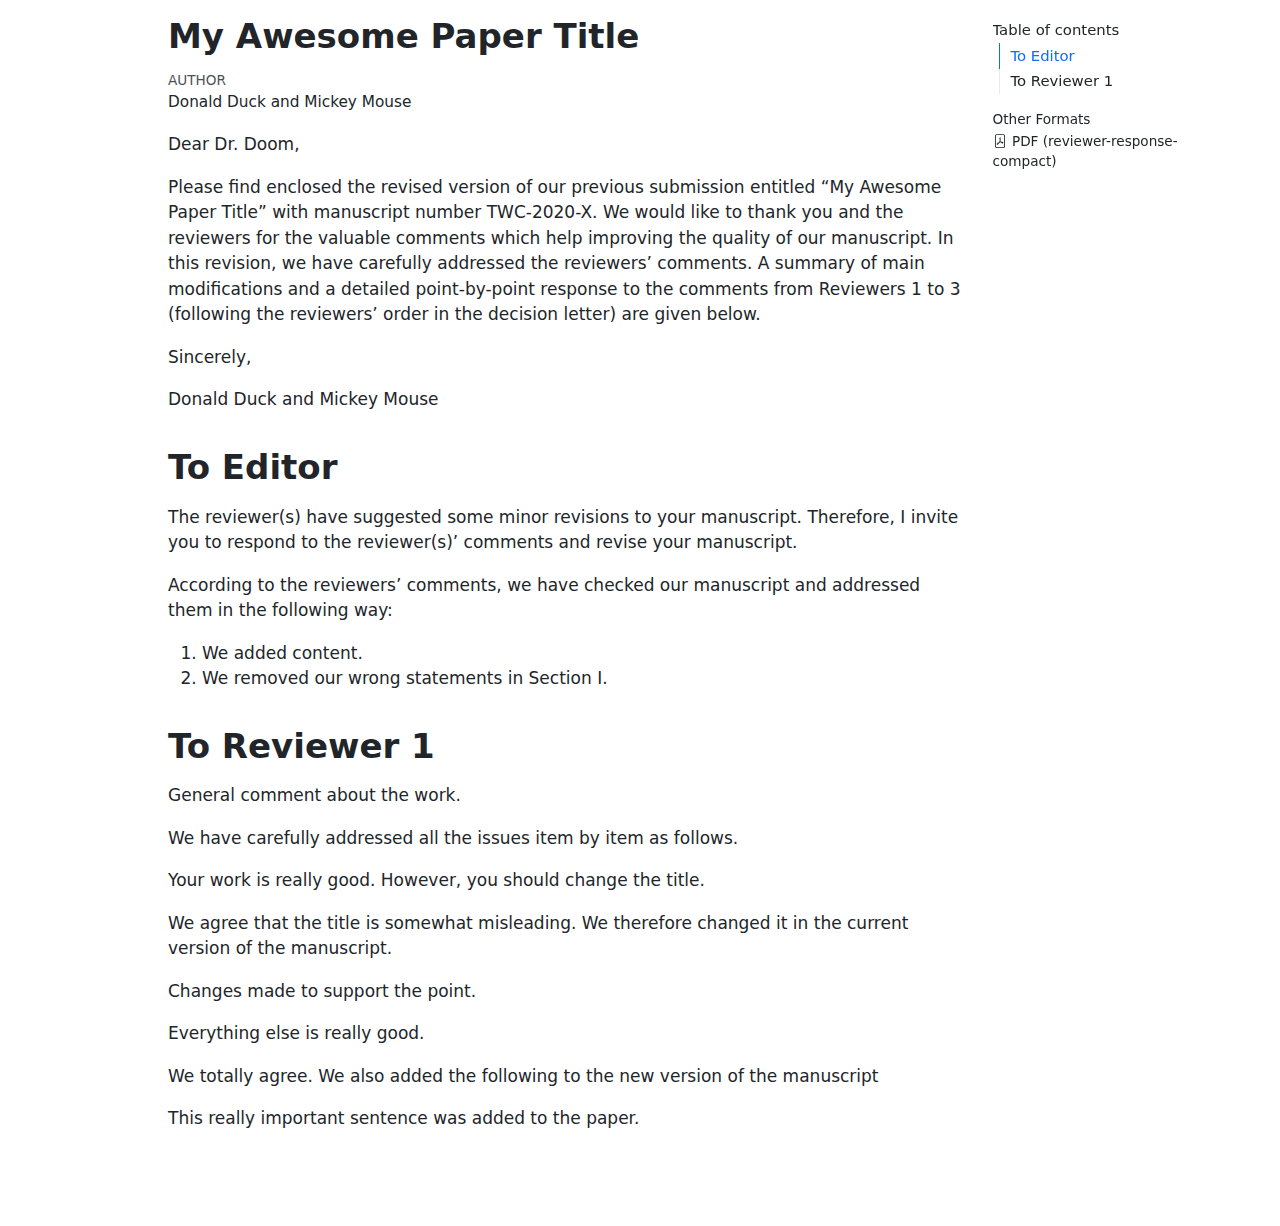
<file: index.html>
<html xmlns="http://www.w3.org/1999/xhtml">    
  <head>      
    <title>Redirect to template-compact.html</title>      
    <meta http-equiv="refresh" content="0;URL='template-compact.html'" />    
  </head>    
  <body> 
  </body>  
</html>
</file>
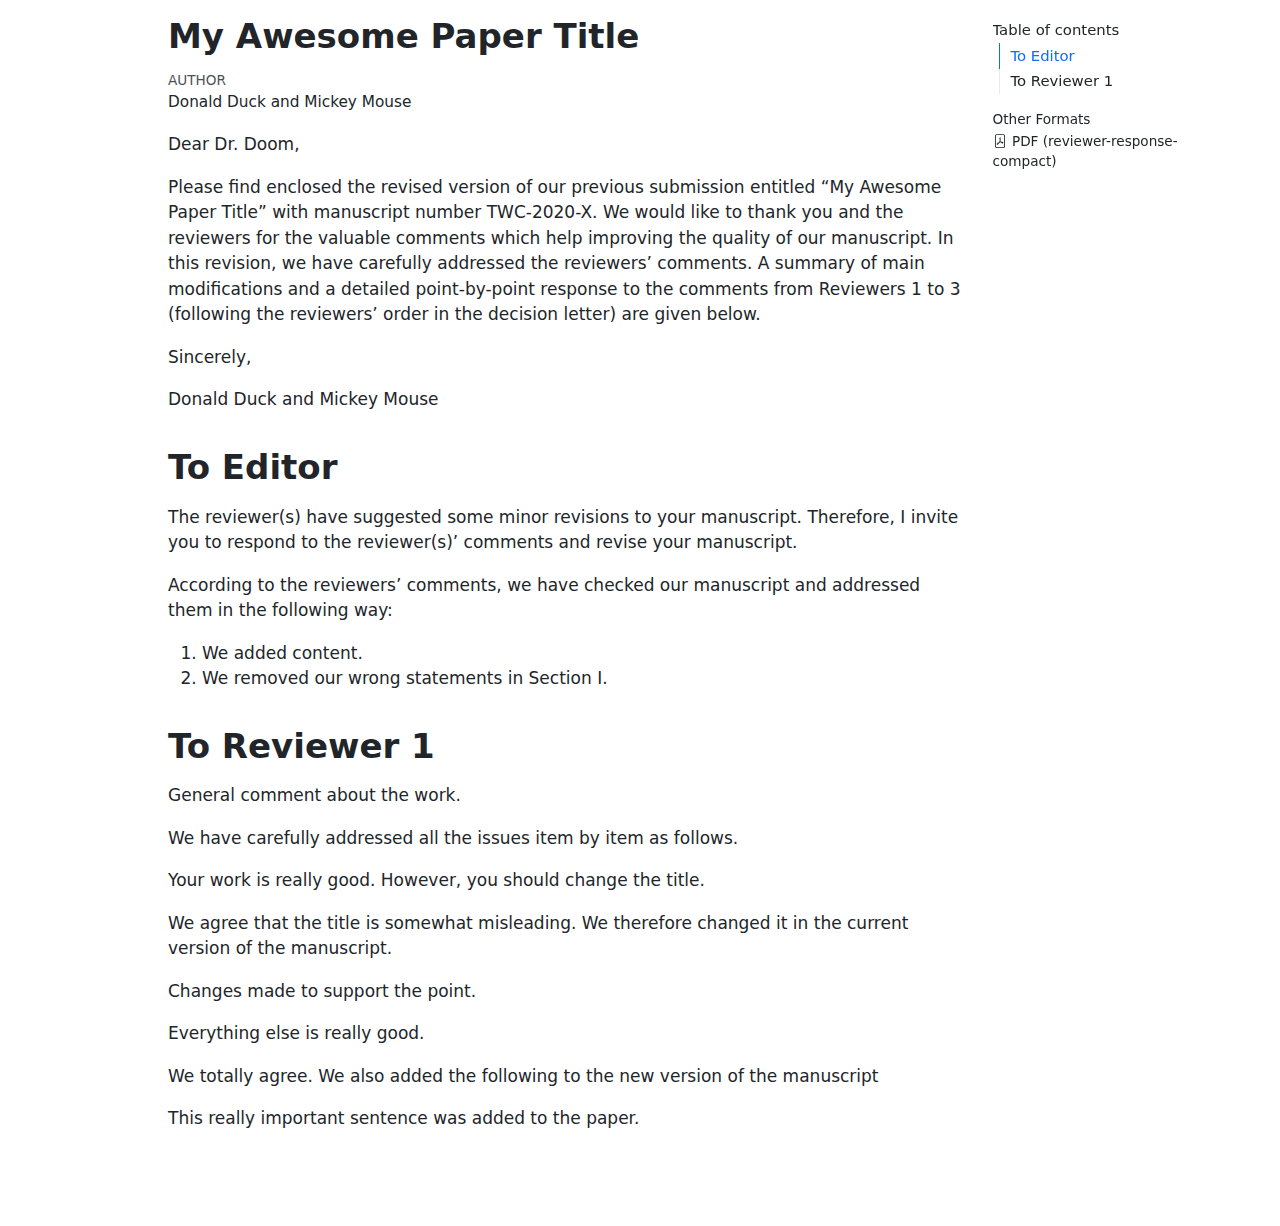
<file: template-compact.html>
<!DOCTYPE html>
<html xmlns="http://www.w3.org/1999/xhtml" lang="en" xml:lang="en"><head>

<meta charset="utf-8">
<meta name="generator" content="quarto-1.6.39">

<meta name="viewport" content="width=device-width, initial-scale=1.0, user-scalable=yes">

<meta name="author" content="Donald Duck and Mickey Mouse">

<title>My Awesome Paper Title</title>
<style>
code{white-space: pre-wrap;}
span.smallcaps{font-variant: small-caps;}
div.columns{display: flex; gap: min(4vw, 1.5em);}
div.column{flex: auto; overflow-x: auto;}
div.hanging-indent{margin-left: 1.5em; text-indent: -1.5em;}
ul.task-list{list-style: none;}
ul.task-list li input[type="checkbox"] {
  width: 0.8em;
  margin: 0 0.8em 0.2em -1em; /* quarto-specific, see https://github.com/quarto-dev/quarto-cli/issues/4556 */ 
  vertical-align: middle;
}
</style>


<script src="template-compact_files/libs/clipboard/clipboard.min.js"></script>
<script src="template-compact_files/libs/quarto-html/quarto.js"></script>
<script src="template-compact_files/libs/quarto-html/popper.min.js"></script>
<script src="template-compact_files/libs/quarto-html/tippy.umd.min.js"></script>
<script src="template-compact_files/libs/quarto-html/anchor.min.js"></script>
<link href="template-compact_files/libs/quarto-html/tippy.css" rel="stylesheet">
<link href="template-compact_files/libs/quarto-html/quarto-syntax-highlighting-e26003cea8cd680ca0c55a263523d882.css" rel="stylesheet" id="quarto-text-highlighting-styles">
<script src="template-compact_files/libs/bootstrap/bootstrap.min.js"></script>
<link href="template-compact_files/libs/bootstrap/bootstrap-icons.css" rel="stylesheet">
<link href="template-compact_files/libs/bootstrap/bootstrap-ef3a51dd2d6a180496879494ddcb6d0d.min.css" rel="stylesheet" append-hash="true" id="quarto-bootstrap" data-mode="light">


</head>

<body>

<div id="quarto-content" class="page-columns page-rows-contents page-layout-article">
<div id="quarto-margin-sidebar" class="sidebar margin-sidebar">
  <nav id="TOC" role="doc-toc" class="toc-active">
    <h2 id="toc-title">Table of contents</h2>
   
  <ul>
  <li><a href="#to-editor" id="toc-to-editor" class="nav-link active" data-scroll-target="#to-editor">To Editor</a></li>
  <li><a href="#to-reviewer-1" id="toc-to-reviewer-1" class="nav-link" data-scroll-target="#to-reviewer-1">To Reviewer 1</a></li>
  </ul>
<div class="quarto-alternate-formats"><h2>Other Formats</h2><ul><li><a href="template-compact.pdf"><i class="bi bi-file-pdf"></i>PDF (reviewer-response-compact)</a></li></ul></div></nav>
</div>
<main class="content" id="quarto-document-content">

<header id="title-block-header" class="quarto-title-block default">
<div class="quarto-title">
<h1 class="title">My Awesome Paper Title</h1>
</div>



<div class="quarto-title-meta">

    <div>
    <div class="quarto-title-meta-heading">Author</div>
    <div class="quarto-title-meta-contents">
             <p>Donald Duck and Mickey Mouse </p>
          </div>
  </div>
    
  
    
  </div>
  


</header>


<p>Dear Dr.&nbsp;Doom,</p>
<p>Please find enclosed the revised version of our previous submission entitled “My Awesome Paper Title” with manuscript number TWC-2020-X. We would like to thank you and the reviewers for the valuable comments which help improving the quality of our manuscript. In this revision, we have carefully addressed the reviewers’ comments. A summary of main modifications and a detailed point-by-point response to the comments from Reviewers 1 to 3 (following the reviewers’ order in the decision letter) are given below.</p>
<p>Sincerely,</p>
<p>Donald Duck and Mickey Mouse</p>
<section id="to-editor" class="level1">
<h1>To Editor</h1>
<p>The reviewer(s) have suggested some minor revisions to your manuscript. Therefore, I invite you to respond to the reviewer(s)’ comments and revise your manuscript.</p>
<div class="reply">
<p>According to the reviewers’ comments, we have checked our manuscript and addressed them in the following way:</p>
<ol type="1">
<li>We added content.</li>
<li>We removed our wrong statements in Section I.</li>
</ol>
</div>
</section>
<section id="to-reviewer-1" class="level1">
<h1>To Reviewer 1</h1>
<p>General comment about the work.</p>
<div class="reply">
<p>We have carefully addressed all the issues item by item as follows.</p>
</div>
<div class="point">
<p>Your work is really good. However, you should change the title.</p>
</div>
<div class="reply">
<p>We agree that the title is somewhat misleading. We therefore changed it in the current version of the manuscript.</p>
<div class="change">
<p>Changes made to support the point.</p>
</div>
</div>
<div class="point">
<p>Everything else is really good.</p>
</div>
<div class="reply">
<p>We totally agree. We also added the following to the new version of the manuscript</p>
<div class="todo">
<p>This really important sentence was added to the paper.</p>
</div>
</div>
</section>

</main>
<!-- /main column -->
<script id="quarto-html-after-body" type="application/javascript">
window.document.addEventListener("DOMContentLoaded", function (event) {
  const toggleBodyColorMode = (bsSheetEl) => {
    const mode = bsSheetEl.getAttribute("data-mode");
    const bodyEl = window.document.querySelector("body");
    if (mode === "dark") {
      bodyEl.classList.add("quarto-dark");
      bodyEl.classList.remove("quarto-light");
    } else {
      bodyEl.classList.add("quarto-light");
      bodyEl.classList.remove("quarto-dark");
    }
  }
  const toggleBodyColorPrimary = () => {
    const bsSheetEl = window.document.querySelector("link#quarto-bootstrap");
    if (bsSheetEl) {
      toggleBodyColorMode(bsSheetEl);
    }
  }
  toggleBodyColorPrimary();  
  const icon = "";
  const anchorJS = new window.AnchorJS();
  anchorJS.options = {
    placement: 'right',
    icon: icon
  };
  anchorJS.add('.anchored');
  const isCodeAnnotation = (el) => {
    for (const clz of el.classList) {
      if (clz.startsWith('code-annotation-')) {                     
        return true;
      }
    }
    return false;
  }
  const onCopySuccess = function(e) {
    // button target
    const button = e.trigger;
    // don't keep focus
    button.blur();
    // flash "checked"
    button.classList.add('code-copy-button-checked');
    var currentTitle = button.getAttribute("title");
    button.setAttribute("title", "Copied!");
    let tooltip;
    if (window.bootstrap) {
      button.setAttribute("data-bs-toggle", "tooltip");
      button.setAttribute("data-bs-placement", "left");
      button.setAttribute("data-bs-title", "Copied!");
      tooltip = new bootstrap.Tooltip(button, 
        { trigger: "manual", 
          customClass: "code-copy-button-tooltip",
          offset: [0, -8]});
      tooltip.show();    
    }
    setTimeout(function() {
      if (tooltip) {
        tooltip.hide();
        button.removeAttribute("data-bs-title");
        button.removeAttribute("data-bs-toggle");
        button.removeAttribute("data-bs-placement");
      }
      button.setAttribute("title", currentTitle);
      button.classList.remove('code-copy-button-checked');
    }, 1000);
    // clear code selection
    e.clearSelection();
  }
  const getTextToCopy = function(trigger) {
      const codeEl = trigger.previousElementSibling.cloneNode(true);
      for (const childEl of codeEl.children) {
        if (isCodeAnnotation(childEl)) {
          childEl.remove();
        }
      }
      return codeEl.innerText;
  }
  const clipboard = new window.ClipboardJS('.code-copy-button:not([data-in-quarto-modal])', {
    text: getTextToCopy
  });
  clipboard.on('success', onCopySuccess);
  if (window.document.getElementById('quarto-embedded-source-code-modal')) {
    const clipboardModal = new window.ClipboardJS('.code-copy-button[data-in-quarto-modal]', {
      text: getTextToCopy,
      container: window.document.getElementById('quarto-embedded-source-code-modal')
    });
    clipboardModal.on('success', onCopySuccess);
  }
    var localhostRegex = new RegExp(/^(?:http|https):\/\/localhost\:?[0-9]*\//);
    var mailtoRegex = new RegExp(/^mailto:/);
      var filterRegex = new RegExp('/' + window.location.host + '/');
    var isInternal = (href) => {
        return filterRegex.test(href) || localhostRegex.test(href) || mailtoRegex.test(href);
    }
    // Inspect non-navigation links and adorn them if external
 	var links = window.document.querySelectorAll('a[href]:not(.nav-link):not(.navbar-brand):not(.toc-action):not(.sidebar-link):not(.sidebar-item-toggle):not(.pagination-link):not(.no-external):not([aria-hidden]):not(.dropdown-item):not(.quarto-navigation-tool):not(.about-link)');
    for (var i=0; i<links.length; i++) {
      const link = links[i];
      if (!isInternal(link.href)) {
        // undo the damage that might have been done by quarto-nav.js in the case of
        // links that we want to consider external
        if (link.dataset.originalHref !== undefined) {
          link.href = link.dataset.originalHref;
        }
          // target, if specified
          link.setAttribute("target", "_blank");
          if (link.getAttribute("rel") === null) {
            link.setAttribute("rel", "noopener");
          }
      }
    }
  function tippyHover(el, contentFn, onTriggerFn, onUntriggerFn) {
    const config = {
      allowHTML: true,
      maxWidth: 500,
      delay: 100,
      arrow: false,
      appendTo: function(el) {
          return el.parentElement;
      },
      interactive: true,
      interactiveBorder: 10,
      theme: 'quarto',
      placement: 'bottom-start',
    };
    if (contentFn) {
      config.content = contentFn;
    }
    if (onTriggerFn) {
      config.onTrigger = onTriggerFn;
    }
    if (onUntriggerFn) {
      config.onUntrigger = onUntriggerFn;
    }
    window.tippy(el, config); 
  }
  const noterefs = window.document.querySelectorAll('a[role="doc-noteref"]');
  for (var i=0; i<noterefs.length; i++) {
    const ref = noterefs[i];
    tippyHover(ref, function() {
      // use id or data attribute instead here
      let href = ref.getAttribute('data-footnote-href') || ref.getAttribute('href');
      try { href = new URL(href).hash; } catch {}
      const id = href.replace(/^#\/?/, "");
      const note = window.document.getElementById(id);
      if (note) {
        return note.innerHTML;
      } else {
        return "";
      }
    });
  }
  const xrefs = window.document.querySelectorAll('a.quarto-xref');
  const processXRef = (id, note) => {
    // Strip column container classes
    const stripColumnClz = (el) => {
      el.classList.remove("page-full", "page-columns");
      if (el.children) {
        for (const child of el.children) {
          stripColumnClz(child);
        }
      }
    }
    stripColumnClz(note)
    if (id === null || id.startsWith('sec-')) {
      // Special case sections, only their first couple elements
      const container = document.createElement("div");
      if (note.children && note.children.length > 2) {
        container.appendChild(note.children[0].cloneNode(true));
        for (let i = 1; i < note.children.length; i++) {
          const child = note.children[i];
          if (child.tagName === "P" && child.innerText === "") {
            continue;
          } else {
            container.appendChild(child.cloneNode(true));
            break;
          }
        }
        if (window.Quarto?.typesetMath) {
          window.Quarto.typesetMath(container);
        }
        return container.innerHTML
      } else {
        if (window.Quarto?.typesetMath) {
          window.Quarto.typesetMath(note);
        }
        return note.innerHTML;
      }
    } else {
      // Remove any anchor links if they are present
      const anchorLink = note.querySelector('a.anchorjs-link');
      if (anchorLink) {
        anchorLink.remove();
      }
      if (window.Quarto?.typesetMath) {
        window.Quarto.typesetMath(note);
      }
      if (note.classList.contains("callout")) {
        return note.outerHTML;
      } else {
        return note.innerHTML;
      }
    }
  }
  for (var i=0; i<xrefs.length; i++) {
    const xref = xrefs[i];
    tippyHover(xref, undefined, function(instance) {
      instance.disable();
      let url = xref.getAttribute('href');
      let hash = undefined; 
      if (url.startsWith('#')) {
        hash = url;
      } else {
        try { hash = new URL(url).hash; } catch {}
      }
      if (hash) {
        const id = hash.replace(/^#\/?/, "");
        const note = window.document.getElementById(id);
        if (note !== null) {
          try {
            const html = processXRef(id, note.cloneNode(true));
            instance.setContent(html);
          } finally {
            instance.enable();
            instance.show();
          }
        } else {
          // See if we can fetch this
          fetch(url.split('#')[0])
          .then(res => res.text())
          .then(html => {
            const parser = new DOMParser();
            const htmlDoc = parser.parseFromString(html, "text/html");
            const note = htmlDoc.getElementById(id);
            if (note !== null) {
              const html = processXRef(id, note);
              instance.setContent(html);
            } 
          }).finally(() => {
            instance.enable();
            instance.show();
          });
        }
      } else {
        // See if we can fetch a full url (with no hash to target)
        // This is a special case and we should probably do some content thinning / targeting
        fetch(url)
        .then(res => res.text())
        .then(html => {
          const parser = new DOMParser();
          const htmlDoc = parser.parseFromString(html, "text/html");
          const note = htmlDoc.querySelector('main.content');
          if (note !== null) {
            // This should only happen for chapter cross references
            // (since there is no id in the URL)
            // remove the first header
            if (note.children.length > 0 && note.children[0].tagName === "HEADER") {
              note.children[0].remove();
            }
            const html = processXRef(null, note);
            instance.setContent(html);
          } 
        }).finally(() => {
          instance.enable();
          instance.show();
        });
      }
    }, function(instance) {
    });
  }
      let selectedAnnoteEl;
      const selectorForAnnotation = ( cell, annotation) => {
        let cellAttr = 'data-code-cell="' + cell + '"';
        let lineAttr = 'data-code-annotation="' +  annotation + '"';
        const selector = 'span[' + cellAttr + '][' + lineAttr + ']';
        return selector;
      }
      const selectCodeLines = (annoteEl) => {
        const doc = window.document;
        const targetCell = annoteEl.getAttribute("data-target-cell");
        const targetAnnotation = annoteEl.getAttribute("data-target-annotation");
        const annoteSpan = window.document.querySelector(selectorForAnnotation(targetCell, targetAnnotation));
        const lines = annoteSpan.getAttribute("data-code-lines").split(",");
        const lineIds = lines.map((line) => {
          return targetCell + "-" + line;
        })
        let top = null;
        let height = null;
        let parent = null;
        if (lineIds.length > 0) {
            //compute the position of the single el (top and bottom and make a div)
            const el = window.document.getElementById(lineIds[0]);
            top = el.offsetTop;
            height = el.offsetHeight;
            parent = el.parentElement.parentElement;
          if (lineIds.length > 1) {
            const lastEl = window.document.getElementById(lineIds[lineIds.length - 1]);
            const bottom = lastEl.offsetTop + lastEl.offsetHeight;
            height = bottom - top;
          }
          if (top !== null && height !== null && parent !== null) {
            // cook up a div (if necessary) and position it 
            let div = window.document.getElementById("code-annotation-line-highlight");
            if (div === null) {
              div = window.document.createElement("div");
              div.setAttribute("id", "code-annotation-line-highlight");
              div.style.position = 'absolute';
              parent.appendChild(div);
            }
            div.style.top = top - 2 + "px";
            div.style.height = height + 4 + "px";
            div.style.left = 0;
            let gutterDiv = window.document.getElementById("code-annotation-line-highlight-gutter");
            if (gutterDiv === null) {
              gutterDiv = window.document.createElement("div");
              gutterDiv.setAttribute("id", "code-annotation-line-highlight-gutter");
              gutterDiv.style.position = 'absolute';
              const codeCell = window.document.getElementById(targetCell);
              const gutter = codeCell.querySelector('.code-annotation-gutter');
              gutter.appendChild(gutterDiv);
            }
            gutterDiv.style.top = top - 2 + "px";
            gutterDiv.style.height = height + 4 + "px";
          }
          selectedAnnoteEl = annoteEl;
        }
      };
      const unselectCodeLines = () => {
        const elementsIds = ["code-annotation-line-highlight", "code-annotation-line-highlight-gutter"];
        elementsIds.forEach((elId) => {
          const div = window.document.getElementById(elId);
          if (div) {
            div.remove();
          }
        });
        selectedAnnoteEl = undefined;
      };
        // Handle positioning of the toggle
    window.addEventListener(
      "resize",
      throttle(() => {
        elRect = undefined;
        if (selectedAnnoteEl) {
          selectCodeLines(selectedAnnoteEl);
        }
      }, 10)
    );
    function throttle(fn, ms) {
    let throttle = false;
    let timer;
      return (...args) => {
        if(!throttle) { // first call gets through
            fn.apply(this, args);
            throttle = true;
        } else { // all the others get throttled
            if(timer) clearTimeout(timer); // cancel #2
            timer = setTimeout(() => {
              fn.apply(this, args);
              timer = throttle = false;
            }, ms);
        }
      };
    }
      // Attach click handler to the DT
      const annoteDls = window.document.querySelectorAll('dt[data-target-cell]');
      for (const annoteDlNode of annoteDls) {
        annoteDlNode.addEventListener('click', (event) => {
          const clickedEl = event.target;
          if (clickedEl !== selectedAnnoteEl) {
            unselectCodeLines();
            const activeEl = window.document.querySelector('dt[data-target-cell].code-annotation-active');
            if (activeEl) {
              activeEl.classList.remove('code-annotation-active');
            }
            selectCodeLines(clickedEl);
            clickedEl.classList.add('code-annotation-active');
          } else {
            // Unselect the line
            unselectCodeLines();
            clickedEl.classList.remove('code-annotation-active');
          }
        });
      }
  const findCites = (el) => {
    const parentEl = el.parentElement;
    if (parentEl) {
      const cites = parentEl.dataset.cites;
      if (cites) {
        return {
          el,
          cites: cites.split(' ')
        };
      } else {
        return findCites(el.parentElement)
      }
    } else {
      return undefined;
    }
  };
  var bibliorefs = window.document.querySelectorAll('a[role="doc-biblioref"]');
  for (var i=0; i<bibliorefs.length; i++) {
    const ref = bibliorefs[i];
    const citeInfo = findCites(ref);
    if (citeInfo) {
      tippyHover(citeInfo.el, function() {
        var popup = window.document.createElement('div');
        citeInfo.cites.forEach(function(cite) {
          var citeDiv = window.document.createElement('div');
          citeDiv.classList.add('hanging-indent');
          citeDiv.classList.add('csl-entry');
          var biblioDiv = window.document.getElementById('ref-' + cite);
          if (biblioDiv) {
            citeDiv.innerHTML = biblioDiv.innerHTML;
          }
          popup.appendChild(citeDiv);
        });
        return popup.innerHTML;
      });
    }
  }
});
</script>
</div> <!-- /content -->




</body></html>
</file>
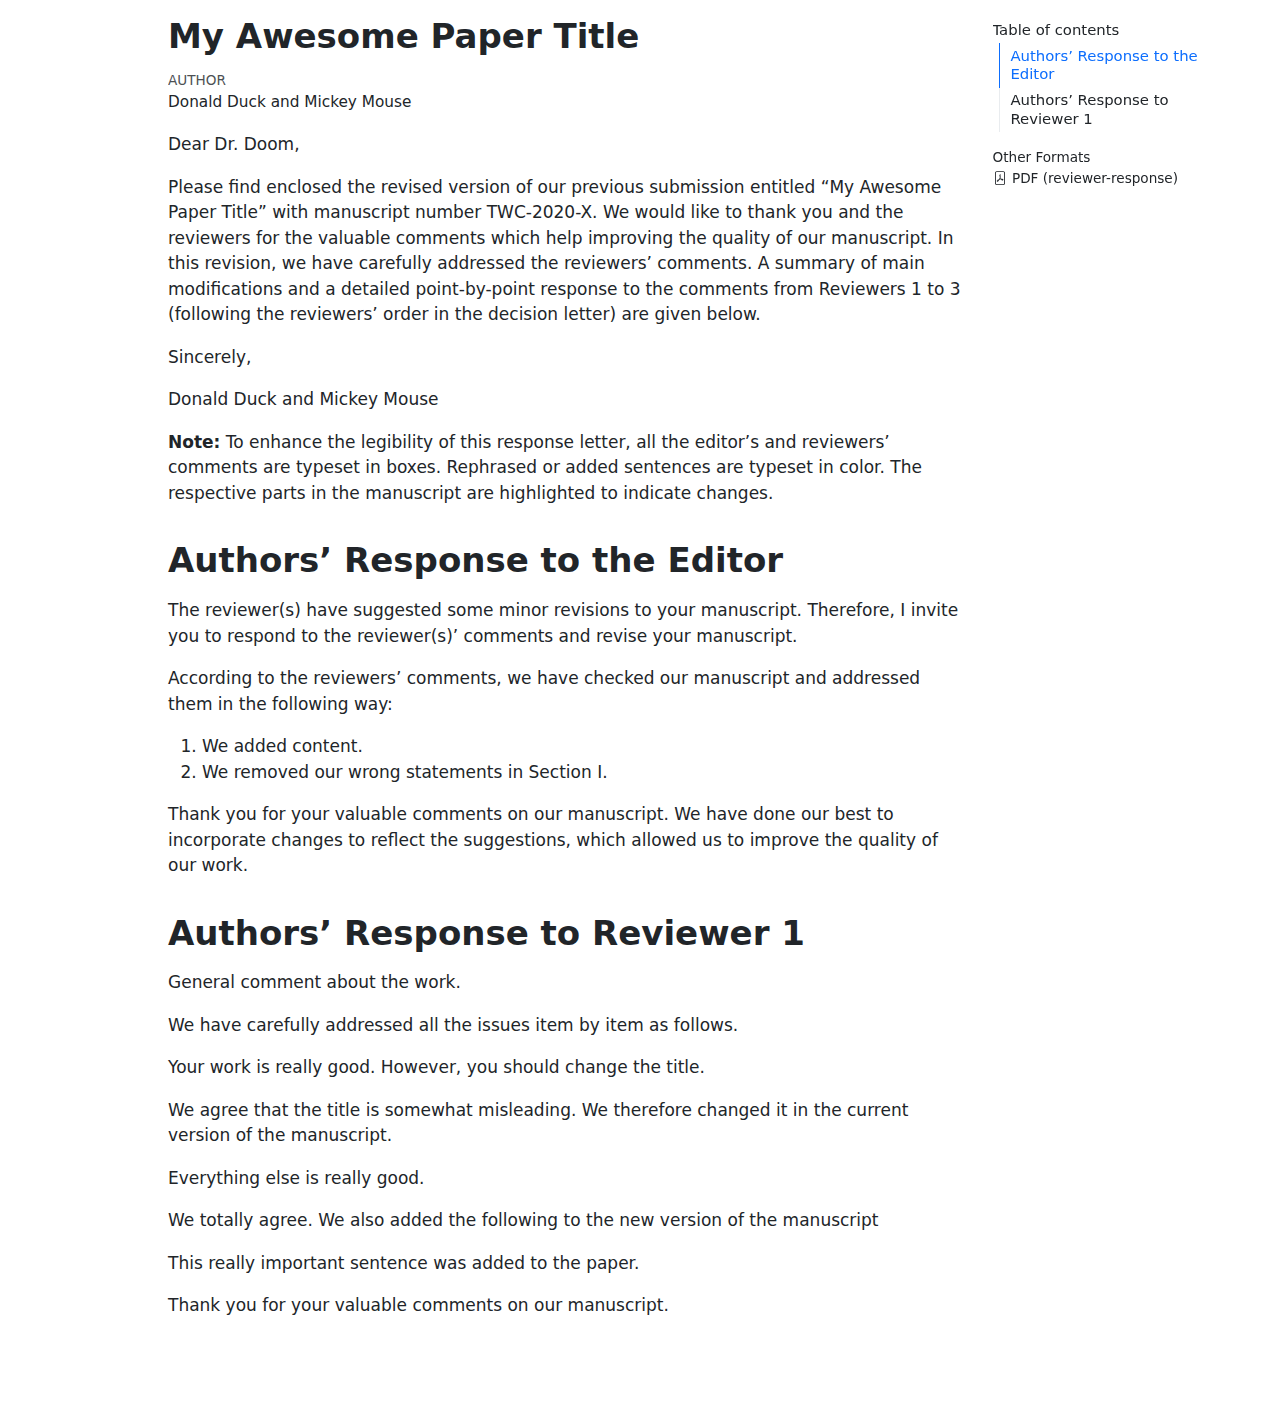
<file: template.html>
<!DOCTYPE html>
<html xmlns="http://www.w3.org/1999/xhtml" lang="en" xml:lang="en"><head>

<meta charset="utf-8">
<meta name="generator" content="quarto-1.6.39">

<meta name="viewport" content="width=device-width, initial-scale=1.0, user-scalable=yes">

<meta name="author" content="Donald Duck and Mickey Mouse">

<title>My Awesome Paper Title</title>
<style>
code{white-space: pre-wrap;}
span.smallcaps{font-variant: small-caps;}
div.columns{display: flex; gap: min(4vw, 1.5em);}
div.column{flex: auto; overflow-x: auto;}
div.hanging-indent{margin-left: 1.5em; text-indent: -1.5em;}
ul.task-list{list-style: none;}
ul.task-list li input[type="checkbox"] {
  width: 0.8em;
  margin: 0 0.8em 0.2em -1em; /* quarto-specific, see https://github.com/quarto-dev/quarto-cli/issues/4556 */ 
  vertical-align: middle;
}
</style>


<script src="template_files/libs/clipboard/clipboard.min.js"></script>
<script src="template_files/libs/quarto-html/quarto.js"></script>
<script src="template_files/libs/quarto-html/popper.min.js"></script>
<script src="template_files/libs/quarto-html/tippy.umd.min.js"></script>
<script src="template_files/libs/quarto-html/anchor.min.js"></script>
<link href="template_files/libs/quarto-html/tippy.css" rel="stylesheet">
<link href="template_files/libs/quarto-html/quarto-syntax-highlighting-e26003cea8cd680ca0c55a263523d882.css" rel="stylesheet" id="quarto-text-highlighting-styles">
<script src="template_files/libs/bootstrap/bootstrap.min.js"></script>
<link href="template_files/libs/bootstrap/bootstrap-icons.css" rel="stylesheet">
<link href="template_files/libs/bootstrap/bootstrap-ef3a51dd2d6a180496879494ddcb6d0d.min.css" rel="stylesheet" append-hash="true" id="quarto-bootstrap" data-mode="light">


</head>

<body>

<div id="quarto-content" class="page-columns page-rows-contents page-layout-article">
<div id="quarto-margin-sidebar" class="sidebar margin-sidebar">
  <nav id="TOC" role="doc-toc" class="toc-active">
    <h2 id="toc-title">Table of contents</h2>
   
  <ul>
  <li><a href="#authors-response-to-the-editor" id="toc-authors-response-to-the-editor" class="nav-link active" data-scroll-target="#authors-response-to-the-editor">Authors’ Response to the Editor</a></li>
  <li><a href="#authors-response-to-reviewer-1" id="toc-authors-response-to-reviewer-1" class="nav-link" data-scroll-target="#authors-response-to-reviewer-1">Authors’ Response to Reviewer 1</a></li>
  </ul>
<div class="quarto-alternate-formats"><h2>Other Formats</h2><ul><li><a href="template.pdf"><i class="bi bi-file-pdf"></i>PDF (reviewer-response)</a></li></ul></div></nav>
</div>
<main class="content" id="quarto-document-content">

<header id="title-block-header" class="quarto-title-block default">
<div class="quarto-title">
<h1 class="title">My Awesome Paper Title</h1>
</div>



<div class="quarto-title-meta">

    <div>
    <div class="quarto-title-meta-heading">Author</div>
    <div class="quarto-title-meta-contents">
             <p>Donald Duck and Mickey Mouse </p>
          </div>
  </div>
    
  
    
  </div>
  


</header>


<p>Dear Dr.&nbsp;Doom,</p>
<p>Please find enclosed the revised version of our previous submission entitled “My Awesome Paper Title” with manuscript number TWC-2020-X. We would like to thank you and the reviewers for the valuable comments which help improving the quality of our manuscript. In this revision, we have carefully addressed the reviewers’ comments. A summary of main modifications and a detailed point-by-point response to the comments from Reviewers 1 to 3 (following the reviewers’ order in the decision letter) are given below.</p>
<p>Sincerely,</p>
<p>Donald Duck and Mickey Mouse</p>
<p><strong>Note:</strong> To enhance the legibility of this response letter, all the editor’s and reviewers’ comments are typeset in boxes. Rephrased or added sentences are typeset in color. The respective parts in the manuscript are highlighted to indicate changes.</p>
<div style="page-break-after: always;"></div>
<section id="authors-response-to-the-editor" class="level1">
<h1>Authors’ Response to the Editor</h1>
<div class="generalcomment">
<p>The reviewer(s) have suggested some minor revisions to your manuscript. Therefore, I invite you to respond to the reviewer(s)’ comments and revise your manuscript.</p>
</div>
<div class="revresponse" data-options="We appreciate your handling of the review process.">
<p>According to the reviewers’ comments, we have checked our manuscript and addressed them in the following way:</p>
<ol type="1">
<li>We added content.</li>
<li>We removed our wrong statements in Section I.</li>
</ol>
</div>
<div class="concludingresponse" data-options="to the Editor">
<p>Thank you for your valuable comments on our manuscript. We have done our best to incorporate changes to reflect the suggestions, which allowed us to improve the quality of our work.</p>
</div>
<div style="page-break-after: always;"></div>
</section>
<section id="authors-response-to-reviewer-1" class="level1">
<h1>Authors’ Response to Reviewer 1</h1>
<div class="generalcomment">
<p>General comment about the work.</p>
</div>
<div class="revresponse" data-options="Thank you for your feedback.">
<p>We have carefully addressed all the issues item by item as follows.</p>
</div>
<div class="revcomment">
<p>Your work is really good. However, you should change the title.</p>
</div>
<div class="revresponse">
<p>We agree that the title is somewhat misleading. We therefore changed it in the current version of the manuscript.</p>
</div>
<div class="revcomment">
<p>Everything else is really good.</p>
</div>
<div class="revresponse">
<p>We totally agree. We also added the following to the new version of the manuscript</p>
<div class="changes">
<p>This really important sentence was added to the paper.</p>
</div>
</div>
<div class="concludingresponse" data-options="to Reviewer 1">
<p>Thank you for your valuable comments on our manuscript.</p>
</div>
</section>

</main>
<!-- /main column -->
<script id="quarto-html-after-body" type="application/javascript">
window.document.addEventListener("DOMContentLoaded", function (event) {
  const toggleBodyColorMode = (bsSheetEl) => {
    const mode = bsSheetEl.getAttribute("data-mode");
    const bodyEl = window.document.querySelector("body");
    if (mode === "dark") {
      bodyEl.classList.add("quarto-dark");
      bodyEl.classList.remove("quarto-light");
    } else {
      bodyEl.classList.add("quarto-light");
      bodyEl.classList.remove("quarto-dark");
    }
  }
  const toggleBodyColorPrimary = () => {
    const bsSheetEl = window.document.querySelector("link#quarto-bootstrap");
    if (bsSheetEl) {
      toggleBodyColorMode(bsSheetEl);
    }
  }
  toggleBodyColorPrimary();  
  const icon = "";
  const anchorJS = new window.AnchorJS();
  anchorJS.options = {
    placement: 'right',
    icon: icon
  };
  anchorJS.add('.anchored');
  const isCodeAnnotation = (el) => {
    for (const clz of el.classList) {
      if (clz.startsWith('code-annotation-')) {                     
        return true;
      }
    }
    return false;
  }
  const onCopySuccess = function(e) {
    // button target
    const button = e.trigger;
    // don't keep focus
    button.blur();
    // flash "checked"
    button.classList.add('code-copy-button-checked');
    var currentTitle = button.getAttribute("title");
    button.setAttribute("title", "Copied!");
    let tooltip;
    if (window.bootstrap) {
      button.setAttribute("data-bs-toggle", "tooltip");
      button.setAttribute("data-bs-placement", "left");
      button.setAttribute("data-bs-title", "Copied!");
      tooltip = new bootstrap.Tooltip(button, 
        { trigger: "manual", 
          customClass: "code-copy-button-tooltip",
          offset: [0, -8]});
      tooltip.show();    
    }
    setTimeout(function() {
      if (tooltip) {
        tooltip.hide();
        button.removeAttribute("data-bs-title");
        button.removeAttribute("data-bs-toggle");
        button.removeAttribute("data-bs-placement");
      }
      button.setAttribute("title", currentTitle);
      button.classList.remove('code-copy-button-checked');
    }, 1000);
    // clear code selection
    e.clearSelection();
  }
  const getTextToCopy = function(trigger) {
      const codeEl = trigger.previousElementSibling.cloneNode(true);
      for (const childEl of codeEl.children) {
        if (isCodeAnnotation(childEl)) {
          childEl.remove();
        }
      }
      return codeEl.innerText;
  }
  const clipboard = new window.ClipboardJS('.code-copy-button:not([data-in-quarto-modal])', {
    text: getTextToCopy
  });
  clipboard.on('success', onCopySuccess);
  if (window.document.getElementById('quarto-embedded-source-code-modal')) {
    const clipboardModal = new window.ClipboardJS('.code-copy-button[data-in-quarto-modal]', {
      text: getTextToCopy,
      container: window.document.getElementById('quarto-embedded-source-code-modal')
    });
    clipboardModal.on('success', onCopySuccess);
  }
    var localhostRegex = new RegExp(/^(?:http|https):\/\/localhost\:?[0-9]*\//);
    var mailtoRegex = new RegExp(/^mailto:/);
      var filterRegex = new RegExp('/' + window.location.host + '/');
    var isInternal = (href) => {
        return filterRegex.test(href) || localhostRegex.test(href) || mailtoRegex.test(href);
    }
    // Inspect non-navigation links and adorn them if external
 	var links = window.document.querySelectorAll('a[href]:not(.nav-link):not(.navbar-brand):not(.toc-action):not(.sidebar-link):not(.sidebar-item-toggle):not(.pagination-link):not(.no-external):not([aria-hidden]):not(.dropdown-item):not(.quarto-navigation-tool):not(.about-link)');
    for (var i=0; i<links.length; i++) {
      const link = links[i];
      if (!isInternal(link.href)) {
        // undo the damage that might have been done by quarto-nav.js in the case of
        // links that we want to consider external
        if (link.dataset.originalHref !== undefined) {
          link.href = link.dataset.originalHref;
        }
          // target, if specified
          link.setAttribute("target", "_blank");
          if (link.getAttribute("rel") === null) {
            link.setAttribute("rel", "noopener");
          }
      }
    }
  function tippyHover(el, contentFn, onTriggerFn, onUntriggerFn) {
    const config = {
      allowHTML: true,
      maxWidth: 500,
      delay: 100,
      arrow: false,
      appendTo: function(el) {
          return el.parentElement;
      },
      interactive: true,
      interactiveBorder: 10,
      theme: 'quarto',
      placement: 'bottom-start',
    };
    if (contentFn) {
      config.content = contentFn;
    }
    if (onTriggerFn) {
      config.onTrigger = onTriggerFn;
    }
    if (onUntriggerFn) {
      config.onUntrigger = onUntriggerFn;
    }
    window.tippy(el, config); 
  }
  const noterefs = window.document.querySelectorAll('a[role="doc-noteref"]');
  for (var i=0; i<noterefs.length; i++) {
    const ref = noterefs[i];
    tippyHover(ref, function() {
      // use id or data attribute instead here
      let href = ref.getAttribute('data-footnote-href') || ref.getAttribute('href');
      try { href = new URL(href).hash; } catch {}
      const id = href.replace(/^#\/?/, "");
      const note = window.document.getElementById(id);
      if (note) {
        return note.innerHTML;
      } else {
        return "";
      }
    });
  }
  const xrefs = window.document.querySelectorAll('a.quarto-xref');
  const processXRef = (id, note) => {
    // Strip column container classes
    const stripColumnClz = (el) => {
      el.classList.remove("page-full", "page-columns");
      if (el.children) {
        for (const child of el.children) {
          stripColumnClz(child);
        }
      }
    }
    stripColumnClz(note)
    if (id === null || id.startsWith('sec-')) {
      // Special case sections, only their first couple elements
      const container = document.createElement("div");
      if (note.children && note.children.length > 2) {
        container.appendChild(note.children[0].cloneNode(true));
        for (let i = 1; i < note.children.length; i++) {
          const child = note.children[i];
          if (child.tagName === "P" && child.innerText === "") {
            continue;
          } else {
            container.appendChild(child.cloneNode(true));
            break;
          }
        }
        if (window.Quarto?.typesetMath) {
          window.Quarto.typesetMath(container);
        }
        return container.innerHTML
      } else {
        if (window.Quarto?.typesetMath) {
          window.Quarto.typesetMath(note);
        }
        return note.innerHTML;
      }
    } else {
      // Remove any anchor links if they are present
      const anchorLink = note.querySelector('a.anchorjs-link');
      if (anchorLink) {
        anchorLink.remove();
      }
      if (window.Quarto?.typesetMath) {
        window.Quarto.typesetMath(note);
      }
      if (note.classList.contains("callout")) {
        return note.outerHTML;
      } else {
        return note.innerHTML;
      }
    }
  }
  for (var i=0; i<xrefs.length; i++) {
    const xref = xrefs[i];
    tippyHover(xref, undefined, function(instance) {
      instance.disable();
      let url = xref.getAttribute('href');
      let hash = undefined; 
      if (url.startsWith('#')) {
        hash = url;
      } else {
        try { hash = new URL(url).hash; } catch {}
      }
      if (hash) {
        const id = hash.replace(/^#\/?/, "");
        const note = window.document.getElementById(id);
        if (note !== null) {
          try {
            const html = processXRef(id, note.cloneNode(true));
            instance.setContent(html);
          } finally {
            instance.enable();
            instance.show();
          }
        } else {
          // See if we can fetch this
          fetch(url.split('#')[0])
          .then(res => res.text())
          .then(html => {
            const parser = new DOMParser();
            const htmlDoc = parser.parseFromString(html, "text/html");
            const note = htmlDoc.getElementById(id);
            if (note !== null) {
              const html = processXRef(id, note);
              instance.setContent(html);
            } 
          }).finally(() => {
            instance.enable();
            instance.show();
          });
        }
      } else {
        // See if we can fetch a full url (with no hash to target)
        // This is a special case and we should probably do some content thinning / targeting
        fetch(url)
        .then(res => res.text())
        .then(html => {
          const parser = new DOMParser();
          const htmlDoc = parser.parseFromString(html, "text/html");
          const note = htmlDoc.querySelector('main.content');
          if (note !== null) {
            // This should only happen for chapter cross references
            // (since there is no id in the URL)
            // remove the first header
            if (note.children.length > 0 && note.children[0].tagName === "HEADER") {
              note.children[0].remove();
            }
            const html = processXRef(null, note);
            instance.setContent(html);
          } 
        }).finally(() => {
          instance.enable();
          instance.show();
        });
      }
    }, function(instance) {
    });
  }
      let selectedAnnoteEl;
      const selectorForAnnotation = ( cell, annotation) => {
        let cellAttr = 'data-code-cell="' + cell + '"';
        let lineAttr = 'data-code-annotation="' +  annotation + '"';
        const selector = 'span[' + cellAttr + '][' + lineAttr + ']';
        return selector;
      }
      const selectCodeLines = (annoteEl) => {
        const doc = window.document;
        const targetCell = annoteEl.getAttribute("data-target-cell");
        const targetAnnotation = annoteEl.getAttribute("data-target-annotation");
        const annoteSpan = window.document.querySelector(selectorForAnnotation(targetCell, targetAnnotation));
        const lines = annoteSpan.getAttribute("data-code-lines").split(",");
        const lineIds = lines.map((line) => {
          return targetCell + "-" + line;
        })
        let top = null;
        let height = null;
        let parent = null;
        if (lineIds.length > 0) {
            //compute the position of the single el (top and bottom and make a div)
            const el = window.document.getElementById(lineIds[0]);
            top = el.offsetTop;
            height = el.offsetHeight;
            parent = el.parentElement.parentElement;
          if (lineIds.length > 1) {
            const lastEl = window.document.getElementById(lineIds[lineIds.length - 1]);
            const bottom = lastEl.offsetTop + lastEl.offsetHeight;
            height = bottom - top;
          }
          if (top !== null && height !== null && parent !== null) {
            // cook up a div (if necessary) and position it 
            let div = window.document.getElementById("code-annotation-line-highlight");
            if (div === null) {
              div = window.document.createElement("div");
              div.setAttribute("id", "code-annotation-line-highlight");
              div.style.position = 'absolute';
              parent.appendChild(div);
            }
            div.style.top = top - 2 + "px";
            div.style.height = height + 4 + "px";
            div.style.left = 0;
            let gutterDiv = window.document.getElementById("code-annotation-line-highlight-gutter");
            if (gutterDiv === null) {
              gutterDiv = window.document.createElement("div");
              gutterDiv.setAttribute("id", "code-annotation-line-highlight-gutter");
              gutterDiv.style.position = 'absolute';
              const codeCell = window.document.getElementById(targetCell);
              const gutter = codeCell.querySelector('.code-annotation-gutter');
              gutter.appendChild(gutterDiv);
            }
            gutterDiv.style.top = top - 2 + "px";
            gutterDiv.style.height = height + 4 + "px";
          }
          selectedAnnoteEl = annoteEl;
        }
      };
      const unselectCodeLines = () => {
        const elementsIds = ["code-annotation-line-highlight", "code-annotation-line-highlight-gutter"];
        elementsIds.forEach((elId) => {
          const div = window.document.getElementById(elId);
          if (div) {
            div.remove();
          }
        });
        selectedAnnoteEl = undefined;
      };
        // Handle positioning of the toggle
    window.addEventListener(
      "resize",
      throttle(() => {
        elRect = undefined;
        if (selectedAnnoteEl) {
          selectCodeLines(selectedAnnoteEl);
        }
      }, 10)
    );
    function throttle(fn, ms) {
    let throttle = false;
    let timer;
      return (...args) => {
        if(!throttle) { // first call gets through
            fn.apply(this, args);
            throttle = true;
        } else { // all the others get throttled
            if(timer) clearTimeout(timer); // cancel #2
            timer = setTimeout(() => {
              fn.apply(this, args);
              timer = throttle = false;
            }, ms);
        }
      };
    }
      // Attach click handler to the DT
      const annoteDls = window.document.querySelectorAll('dt[data-target-cell]');
      for (const annoteDlNode of annoteDls) {
        annoteDlNode.addEventListener('click', (event) => {
          const clickedEl = event.target;
          if (clickedEl !== selectedAnnoteEl) {
            unselectCodeLines();
            const activeEl = window.document.querySelector('dt[data-target-cell].code-annotation-active');
            if (activeEl) {
              activeEl.classList.remove('code-annotation-active');
            }
            selectCodeLines(clickedEl);
            clickedEl.classList.add('code-annotation-active');
          } else {
            // Unselect the line
            unselectCodeLines();
            clickedEl.classList.remove('code-annotation-active');
          }
        });
      }
  const findCites = (el) => {
    const parentEl = el.parentElement;
    if (parentEl) {
      const cites = parentEl.dataset.cites;
      if (cites) {
        return {
          el,
          cites: cites.split(' ')
        };
      } else {
        return findCites(el.parentElement)
      }
    } else {
      return undefined;
    }
  };
  var bibliorefs = window.document.querySelectorAll('a[role="doc-biblioref"]');
  for (var i=0; i<bibliorefs.length; i++) {
    const ref = bibliorefs[i];
    const citeInfo = findCites(ref);
    if (citeInfo) {
      tippyHover(citeInfo.el, function() {
        var popup = window.document.createElement('div');
        citeInfo.cites.forEach(function(cite) {
          var citeDiv = window.document.createElement('div');
          citeDiv.classList.add('hanging-indent');
          citeDiv.classList.add('csl-entry');
          var biblioDiv = window.document.getElementById('ref-' + cite);
          if (biblioDiv) {
            citeDiv.innerHTML = biblioDiv.innerHTML;
          }
          popup.appendChild(citeDiv);
        });
        return popup.innerHTML;
      });
    }
  }
});
</script>
</div> <!-- /content -->




</body></html>
</file>
<file: template-compact_files/libs/quarto-html/tippy.css>
.tippy-box[data-animation=fade][data-state=hidden]{opacity:0}[data-tippy-root]{max-width:calc(100vw - 10px)}.tippy-box{position:relative;background-color:#333;color:#fff;border-radius:4px;font-size:14px;line-height:1.4;white-space:normal;outline:0;transition-property:transform,visibility,opacity}.tippy-box[data-placement^=top]>.tippy-arrow{bottom:0}.tippy-box[data-placement^=top]>.tippy-arrow:before{bottom:-7px;left:0;border-width:8px 8px 0;border-top-color:initial;transform-origin:center top}.tippy-box[data-placement^=bottom]>.tippy-arrow{top:0}.tippy-box[data-placement^=bottom]>.tippy-arrow:before{top:-7px;left:0;border-width:0 8px 8px;border-bottom-color:initial;transform-origin:center bottom}.tippy-box[data-placement^=left]>.tippy-arrow{right:0}.tippy-box[data-placement^=left]>.tippy-arrow:before{border-width:8px 0 8px 8px;border-left-color:initial;right:-7px;transform-origin:center left}.tippy-box[data-placement^=right]>.tippy-arrow{left:0}.tippy-box[data-placement^=right]>.tippy-arrow:before{left:-7px;border-width:8px 8px 8px 0;border-right-color:initial;transform-origin:center right}.tippy-box[data-inertia][data-state=visible]{transition-timing-function:cubic-bezier(.54,1.5,.38,1.11)}.tippy-arrow{width:16px;height:16px;color:#333}.tippy-arrow:before{content:"";position:absolute;border-color:transparent;border-style:solid}.tippy-content{position:relative;padding:5px 9px;z-index:1}
</file>
<file: template-compact_files/libs/quarto-html/quarto-syntax-highlighting-e26003cea8cd680ca0c55a263523d882.css>
/* quarto syntax highlight colors */
:root {
  --quarto-hl-ot-color: #003B4F;
  --quarto-hl-at-color: #657422;
  --quarto-hl-ss-color: #20794D;
  --quarto-hl-an-color: #5E5E5E;
  --quarto-hl-fu-color: #4758AB;
  --quarto-hl-st-color: #20794D;
  --quarto-hl-cf-color: #003B4F;
  --quarto-hl-op-color: #5E5E5E;
  --quarto-hl-er-color: #AD0000;
  --quarto-hl-bn-color: #AD0000;
  --quarto-hl-al-color: #AD0000;
  --quarto-hl-va-color: #111111;
  --quarto-hl-bu-color: inherit;
  --quarto-hl-ex-color: inherit;
  --quarto-hl-pp-color: #AD0000;
  --quarto-hl-in-color: #5E5E5E;
  --quarto-hl-vs-color: #20794D;
  --quarto-hl-wa-color: #5E5E5E;
  --quarto-hl-do-color: #5E5E5E;
  --quarto-hl-im-color: #00769E;
  --quarto-hl-ch-color: #20794D;
  --quarto-hl-dt-color: #AD0000;
  --quarto-hl-fl-color: #AD0000;
  --quarto-hl-co-color: #5E5E5E;
  --quarto-hl-cv-color: #5E5E5E;
  --quarto-hl-cn-color: #8f5902;
  --quarto-hl-sc-color: #5E5E5E;
  --quarto-hl-dv-color: #AD0000;
  --quarto-hl-kw-color: #003B4F;
}

/* other quarto variables */
:root {
  --quarto-font-monospace: SFMono-Regular, Menlo, Monaco, Consolas, "Liberation Mono", "Courier New", monospace;
}

pre > code.sourceCode > span {
  color: #003B4F;
}

code span {
  color: #003B4F;
}

code.sourceCode > span {
  color: #003B4F;
}

div.sourceCode,
div.sourceCode pre.sourceCode {
  color: #003B4F;
}

code span.ot {
  color: #003B4F;
  font-style: inherit;
}

code span.at {
  color: #657422;
  font-style: inherit;
}

code span.ss {
  color: #20794D;
  font-style: inherit;
}

code span.an {
  color: #5E5E5E;
  font-style: inherit;
}

code span.fu {
  color: #4758AB;
  font-style: inherit;
}

code span.st {
  color: #20794D;
  font-style: inherit;
}

code span.cf {
  color: #003B4F;
  font-weight: bold;
  font-style: inherit;
}

code span.op {
  color: #5E5E5E;
  font-style: inherit;
}

code span.er {
  color: #AD0000;
  font-style: inherit;
}

code span.bn {
  color: #AD0000;
  font-style: inherit;
}

code span.al {
  color: #AD0000;
  font-style: inherit;
}

code span.va {
  color: #111111;
  font-style: inherit;
}

code span.bu {
  font-style: inherit;
}

code span.ex {
  font-style: inherit;
}

code span.pp {
  color: #AD0000;
  font-style: inherit;
}

code span.in {
  color: #5E5E5E;
  font-style: inherit;
}

code span.vs {
  color: #20794D;
  font-style: inherit;
}

code span.wa {
  color: #5E5E5E;
  font-style: italic;
}

code span.do {
  color: #5E5E5E;
  font-style: italic;
}

code span.im {
  color: #00769E;
  font-style: inherit;
}

code span.ch {
  color: #20794D;
  font-style: inherit;
}

code span.dt {
  color: #AD0000;
  font-style: inherit;
}

code span.fl {
  color: #AD0000;
  font-style: inherit;
}

code span.co {
  color: #5E5E5E;
  font-style: inherit;
}

code span.cv {
  color: #5E5E5E;
  font-style: italic;
}

code span.cn {
  color: #8f5902;
  font-style: inherit;
}

code span.sc {
  color: #5E5E5E;
  font-style: inherit;
}

code span.dv {
  color: #AD0000;
  font-style: inherit;
}

code span.kw {
  color: #003B4F;
  font-weight: bold;
  font-style: inherit;
}

.prevent-inlining {
  content: "</";
}

/*# sourceMappingURL=e90e9ab646ea9b1aaa61e089606e0f97.css.map */
</file>
<file: template_files/libs/quarto-html/tippy.css>
.tippy-box[data-animation=fade][data-state=hidden]{opacity:0}[data-tippy-root]{max-width:calc(100vw - 10px)}.tippy-box{position:relative;background-color:#333;color:#fff;border-radius:4px;font-size:14px;line-height:1.4;white-space:normal;outline:0;transition-property:transform,visibility,opacity}.tippy-box[data-placement^=top]>.tippy-arrow{bottom:0}.tippy-box[data-placement^=top]>.tippy-arrow:before{bottom:-7px;left:0;border-width:8px 8px 0;border-top-color:initial;transform-origin:center top}.tippy-box[data-placement^=bottom]>.tippy-arrow{top:0}.tippy-box[data-placement^=bottom]>.tippy-arrow:before{top:-7px;left:0;border-width:0 8px 8px;border-bottom-color:initial;transform-origin:center bottom}.tippy-box[data-placement^=left]>.tippy-arrow{right:0}.tippy-box[data-placement^=left]>.tippy-arrow:before{border-width:8px 0 8px 8px;border-left-color:initial;right:-7px;transform-origin:center left}.tippy-box[data-placement^=right]>.tippy-arrow{left:0}.tippy-box[data-placement^=right]>.tippy-arrow:before{left:-7px;border-width:8px 8px 8px 0;border-right-color:initial;transform-origin:center right}.tippy-box[data-inertia][data-state=visible]{transition-timing-function:cubic-bezier(.54,1.5,.38,1.11)}.tippy-arrow{width:16px;height:16px;color:#333}.tippy-arrow:before{content:"";position:absolute;border-color:transparent;border-style:solid}.tippy-content{position:relative;padding:5px 9px;z-index:1}
</file>
<file: template_files/libs/quarto-html/quarto-syntax-highlighting-e26003cea8cd680ca0c55a263523d882.css>
/* quarto syntax highlight colors */
:root {
  --quarto-hl-ot-color: #003B4F;
  --quarto-hl-at-color: #657422;
  --quarto-hl-ss-color: #20794D;
  --quarto-hl-an-color: #5E5E5E;
  --quarto-hl-fu-color: #4758AB;
  --quarto-hl-st-color: #20794D;
  --quarto-hl-cf-color: #003B4F;
  --quarto-hl-op-color: #5E5E5E;
  --quarto-hl-er-color: #AD0000;
  --quarto-hl-bn-color: #AD0000;
  --quarto-hl-al-color: #AD0000;
  --quarto-hl-va-color: #111111;
  --quarto-hl-bu-color: inherit;
  --quarto-hl-ex-color: inherit;
  --quarto-hl-pp-color: #AD0000;
  --quarto-hl-in-color: #5E5E5E;
  --quarto-hl-vs-color: #20794D;
  --quarto-hl-wa-color: #5E5E5E;
  --quarto-hl-do-color: #5E5E5E;
  --quarto-hl-im-color: #00769E;
  --quarto-hl-ch-color: #20794D;
  --quarto-hl-dt-color: #AD0000;
  --quarto-hl-fl-color: #AD0000;
  --quarto-hl-co-color: #5E5E5E;
  --quarto-hl-cv-color: #5E5E5E;
  --quarto-hl-cn-color: #8f5902;
  --quarto-hl-sc-color: #5E5E5E;
  --quarto-hl-dv-color: #AD0000;
  --quarto-hl-kw-color: #003B4F;
}

/* other quarto variables */
:root {
  --quarto-font-monospace: SFMono-Regular, Menlo, Monaco, Consolas, "Liberation Mono", "Courier New", monospace;
}

pre > code.sourceCode > span {
  color: #003B4F;
}

code span {
  color: #003B4F;
}

code.sourceCode > span {
  color: #003B4F;
}

div.sourceCode,
div.sourceCode pre.sourceCode {
  color: #003B4F;
}

code span.ot {
  color: #003B4F;
  font-style: inherit;
}

code span.at {
  color: #657422;
  font-style: inherit;
}

code span.ss {
  color: #20794D;
  font-style: inherit;
}

code span.an {
  color: #5E5E5E;
  font-style: inherit;
}

code span.fu {
  color: #4758AB;
  font-style: inherit;
}

code span.st {
  color: #20794D;
  font-style: inherit;
}

code span.cf {
  color: #003B4F;
  font-weight: bold;
  font-style: inherit;
}

code span.op {
  color: #5E5E5E;
  font-style: inherit;
}

code span.er {
  color: #AD0000;
  font-style: inherit;
}

code span.bn {
  color: #AD0000;
  font-style: inherit;
}

code span.al {
  color: #AD0000;
  font-style: inherit;
}

code span.va {
  color: #111111;
  font-style: inherit;
}

code span.bu {
  font-style: inherit;
}

code span.ex {
  font-style: inherit;
}

code span.pp {
  color: #AD0000;
  font-style: inherit;
}

code span.in {
  color: #5E5E5E;
  font-style: inherit;
}

code span.vs {
  color: #20794D;
  font-style: inherit;
}

code span.wa {
  color: #5E5E5E;
  font-style: italic;
}

code span.do {
  color: #5E5E5E;
  font-style: italic;
}

code span.im {
  color: #00769E;
  font-style: inherit;
}

code span.ch {
  color: #20794D;
  font-style: inherit;
}

code span.dt {
  color: #AD0000;
  font-style: inherit;
}

code span.fl {
  color: #AD0000;
  font-style: inherit;
}

code span.co {
  color: #5E5E5E;
  font-style: inherit;
}

code span.cv {
  color: #5E5E5E;
  font-style: italic;
}

code span.cn {
  color: #8f5902;
  font-style: inherit;
}

code span.sc {
  color: #5E5E5E;
  font-style: inherit;
}

code span.dv {
  color: #AD0000;
  font-style: inherit;
}

code span.kw {
  color: #003B4F;
  font-weight: bold;
  font-style: inherit;
}

.prevent-inlining {
  content: "</";
}

/*# sourceMappingURL=e90e9ab646ea9b1aaa61e089606e0f97.css.map */
</file>
